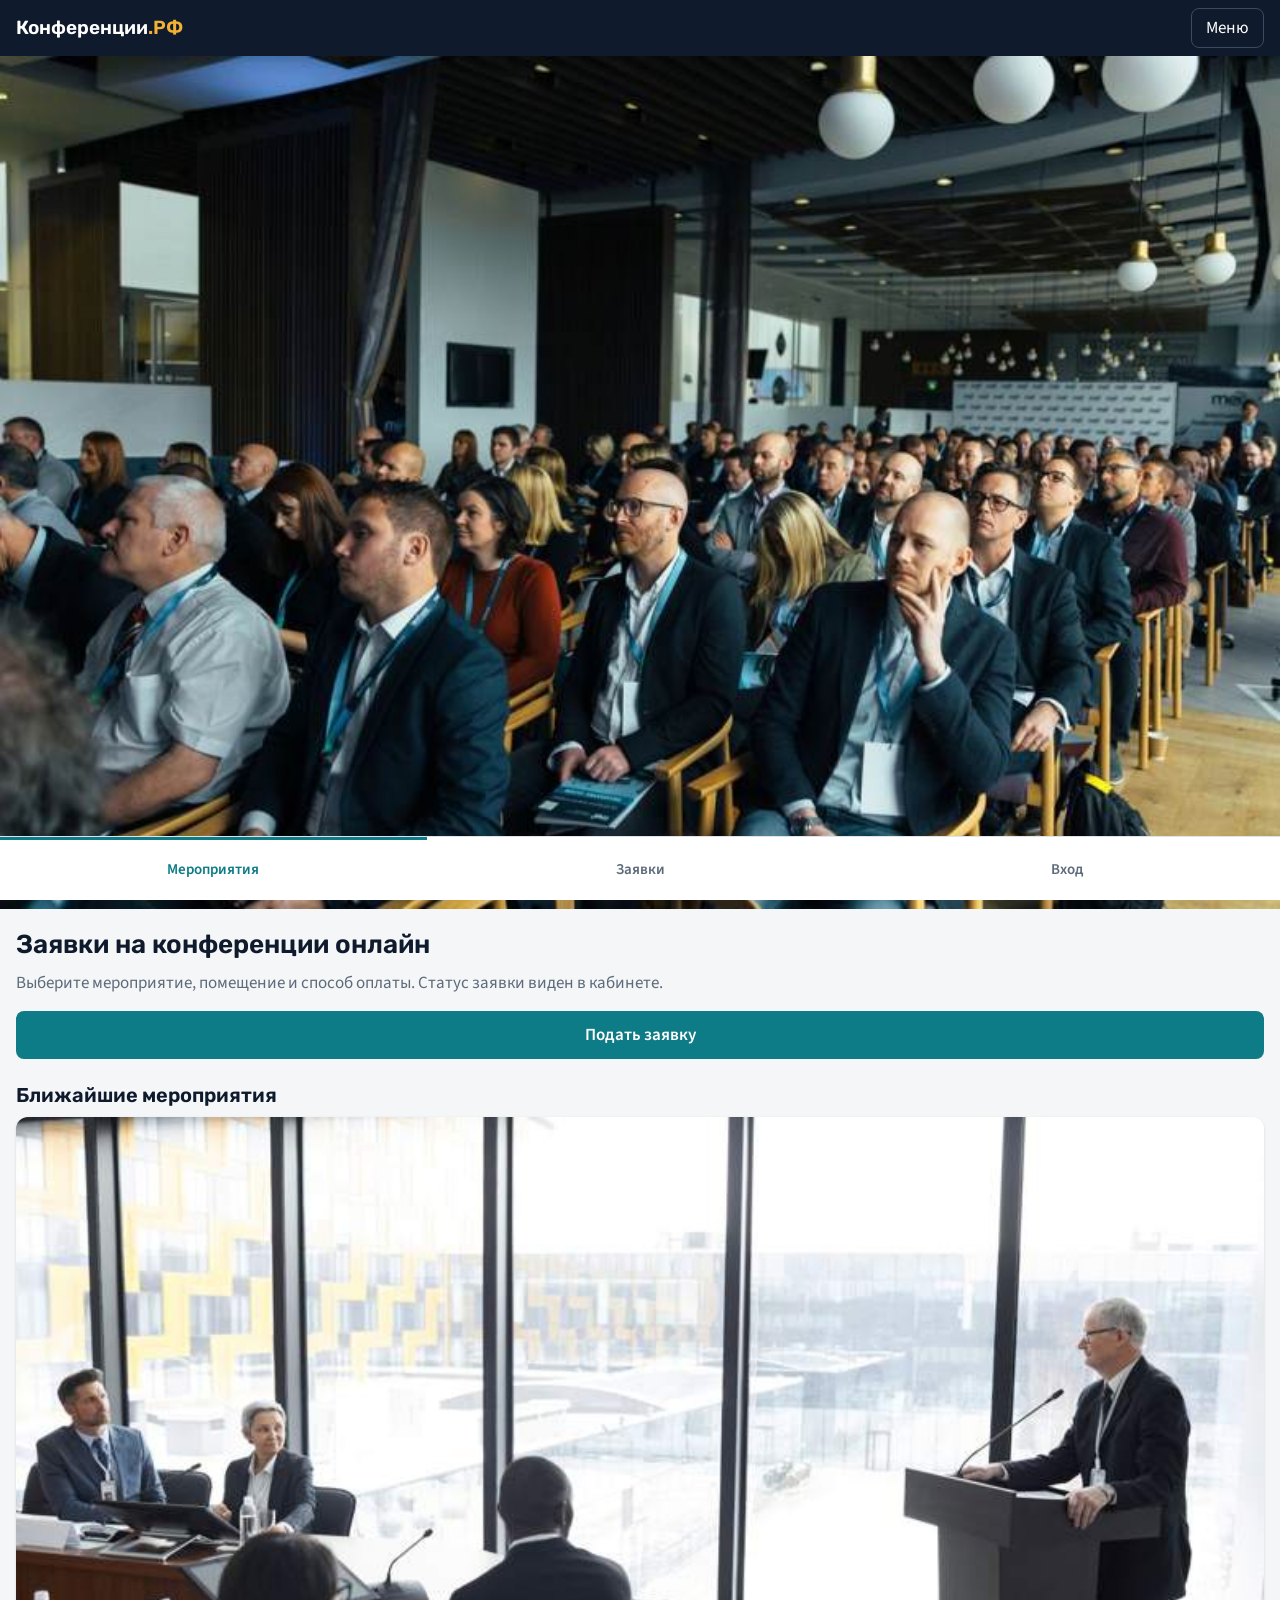
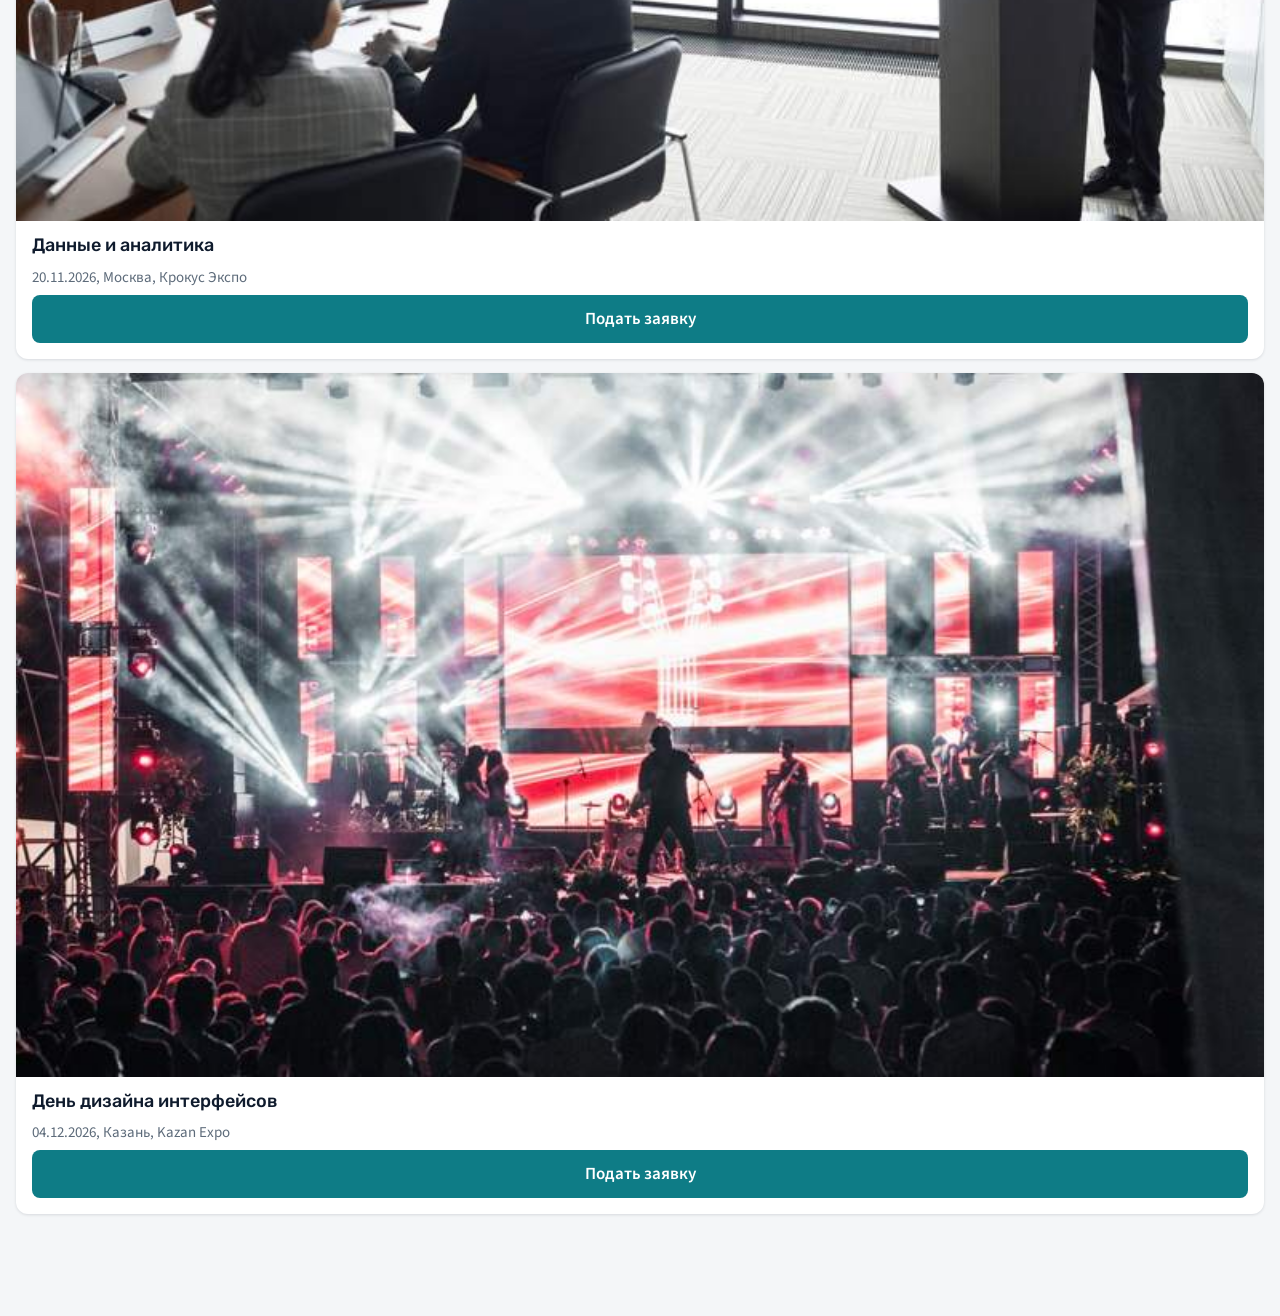
<file: Практика 08. Мобильные макеты и тенденции дизайна/mobile/index.html>
<!doctype html>
<html lang="ru">
<head>
    <meta charset="utf-8">
    <meta name="viewport" content="width=device-width, initial-scale=1">
    <title>Главная · Конференции.РФ</title>
    <link rel="stylesheet" href="mobile.css">
</head>
<body>
<div class="bar">
    <a class="logo" href="index.html">Конференции<b>.РФ</b></a>
    <button class="menu" type="button">Меню</button>
</div>

<section class="hero">
    <img src="img/hero.jpg" alt="Зал конференции" width="390" height="260">
    <div class="text">
        <h1>Заявки на конференции онлайн</h1>
        <p>Выберите мероприятие, помещение и способ оплаты. Статус заявки виден в кабинете.</p>
        <a class="btn" href="request.html">Подать заявку</a>
    </div>
</section>

<div class="wrap">
    <h2>Ближайшие мероприятия</h2>
    <article class="card">
        <img src="img/event-1.jpg" alt="" width="390" height="220">
        <div class="body">
            <h3>Данные и аналитика</h3>
            <p class="meta">20.11.2026, Москва, Крокус Экспо</p>
            <a class="btn" href="request.html">Подать заявку</a>
        </div>
    </article>
    <article class="card">
        <img src="img/event-2.jpg" alt="" width="390" height="220">
        <div class="body">
            <h3>День дизайна интерфейсов</h3>
            <p class="meta">04.12.2026, Казань, Kazan Expo</p>
            <a class="btn" href="request.html">Подать заявку</a>
        </div>
    </article>
</div>

<nav class="tabs">
    <a class="on" href="index.html">Мероприятия</a>
    <a href="requests.html">Заявки</a>
    <a href="login.html">Вход</a>
</nav>
</body>
</html>
</file>
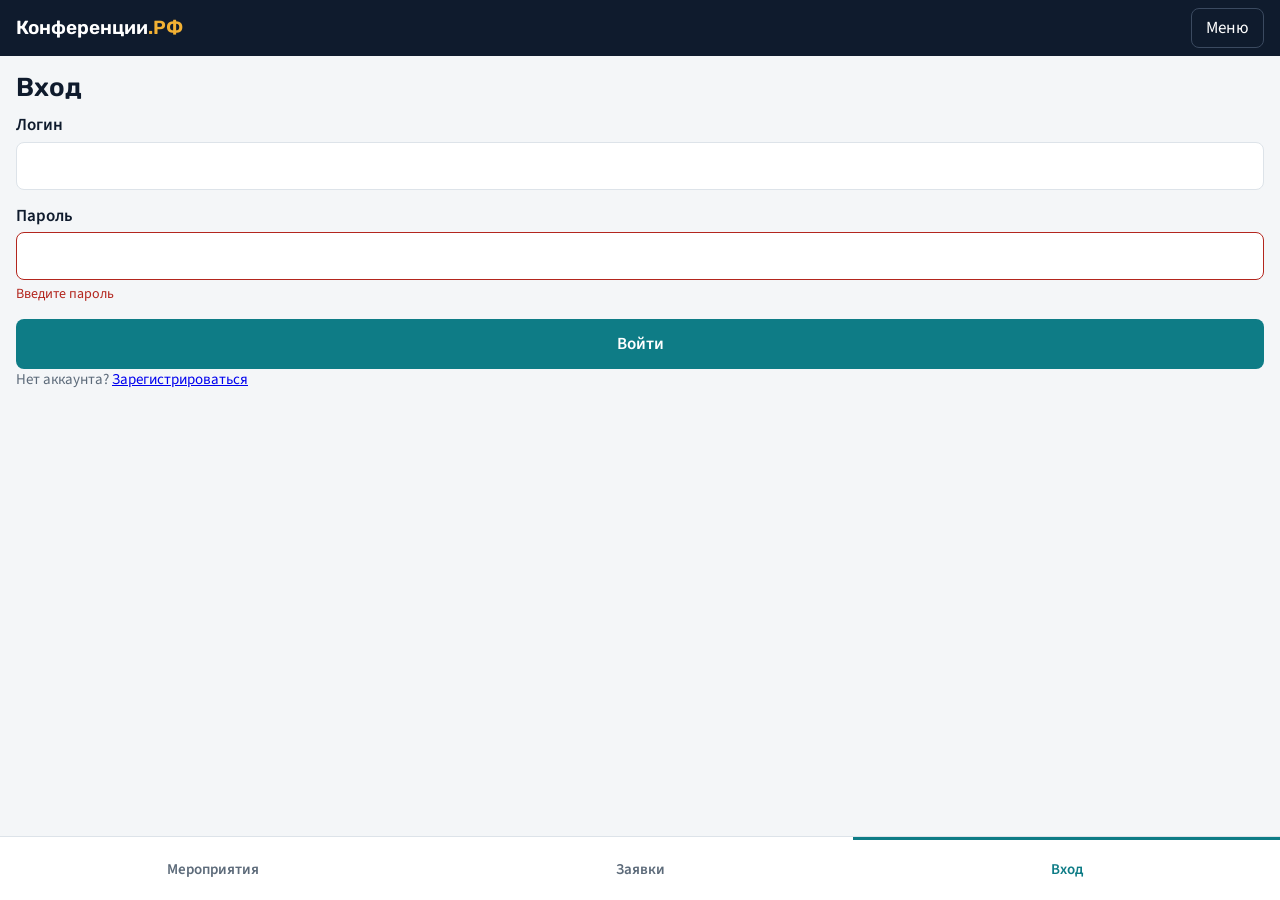
<file: Практика 08. Мобильные макеты и тенденции дизайна/mobile/login.html>
<!doctype html>
<html lang="ru">
<head>
    <meta charset="utf-8">
    <meta name="viewport" content="width=device-width, initial-scale=1">
    <title>Вход · Конференции.РФ</title>
    <link rel="stylesheet" href="mobile.css">
</head>
<body>
<div class="bar">
    <a class="logo" href="index.html">Конференции<b>.РФ</b></a>
    <button class="menu" type="button">Меню</button>
</div>

<div class="wrap">
    <h1>Вход</h1>
    <form onsubmit="return false">
        <div class="field">
            <label for="login">Логин</label>
            <input id="login" name="login" autocomplete="username">
        </div>
        <div class="field bad">
            <label for="password">Пароль</label>
            <input id="password" name="password" type="password" autocomplete="current-password">
            <p class="err">Введите пароль</p>
        </div>
        <button class="btn" type="submit">Войти</button>
    </form>
    <p class="meta">Нет аккаунта? <a href="login.html">Зарегистрироваться</a></p>
</div>

<nav class="tabs">
    <a href="index.html">Мероприятия</a>
    <a href="requests.html">Заявки</a>
    <a class="on" href="login.html">Вход</a>
</nav>
</body>
</html>
</file>
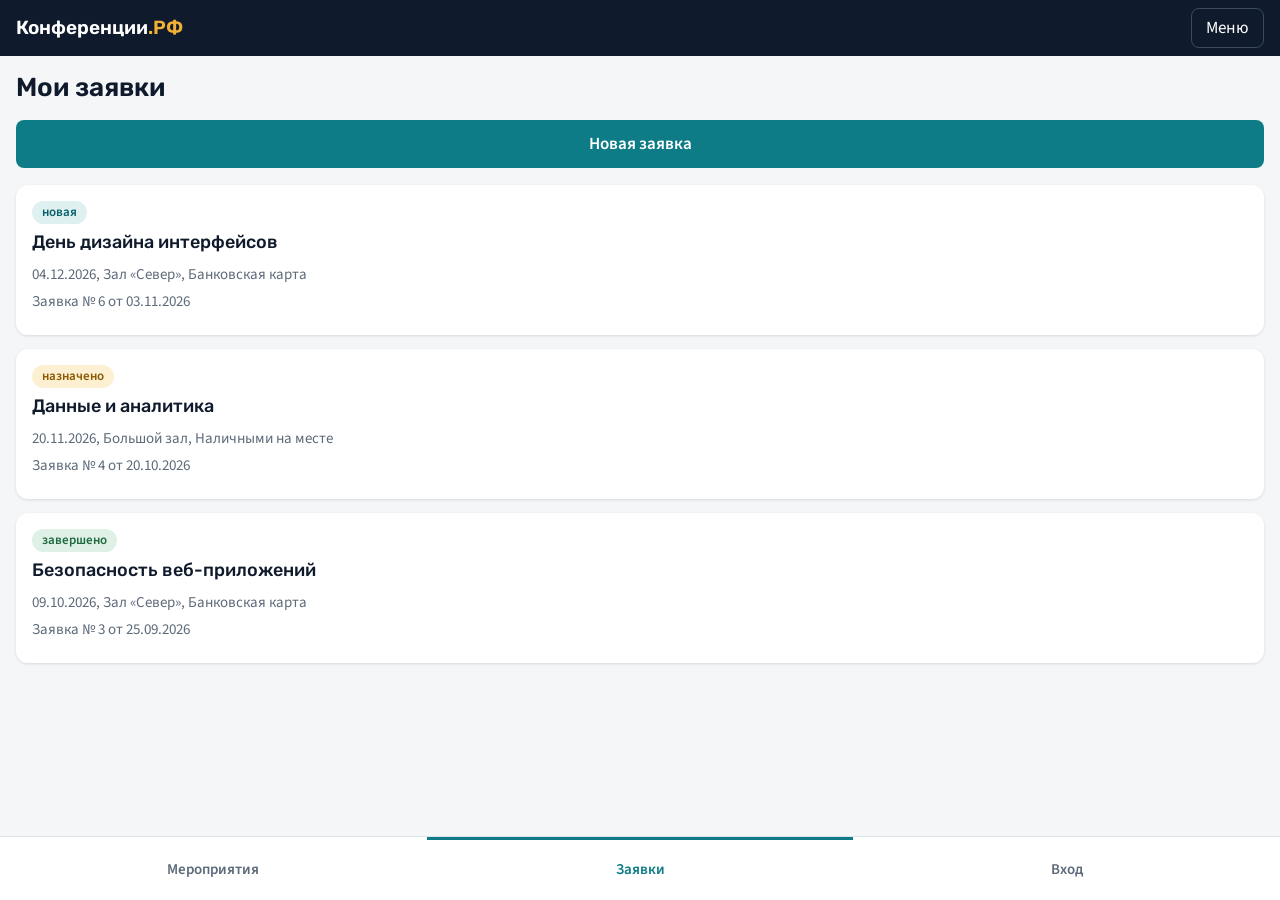
<file: Практика 08. Мобильные макеты и тенденции дизайна/mobile/requests.html>
<!doctype html>
<html lang="ru">
<head>
    <meta charset="utf-8">
    <meta name="viewport" content="width=device-width, initial-scale=1">
    <title>Мои заявки · Конференции.РФ</title>
    <link rel="stylesheet" href="mobile.css">
</head>
<body>
<div class="bar">
    <a class="logo" href="index.html">Конференции<b>.РФ</b></a>
    <button class="menu" type="button">Меню</button>
</div>

<div class="wrap">
    <h1>Мои заявки</h1>
    <p><a class="btn" href="request.html">Новая заявка</a></p>

    <article class="card">
        <div class="body">
            <span class="badge new">новая</span>
            <h3>День дизайна интерфейсов</h3>
            <p class="meta">04.12.2026, Зал «Север», Банковская карта</p>
            <p class="meta">Заявка № 6 от 03.11.2026</p>
        </div>
    </article>
    <article class="card">
        <div class="body">
            <span class="badge">назначено</span>
            <h3>Данные и аналитика</h3>
            <p class="meta">20.11.2026, Большой зал, Наличными на месте</p>
            <p class="meta">Заявка № 4 от 20.10.2026</p>
        </div>
    </article>
    <article class="card">
        <div class="body">
            <span class="badge done">завершено</span>
            <h3>Безопасность веб-приложений</h3>
            <p class="meta">09.10.2026, Зал «Север», Банковская карта</p>
            <p class="meta">Заявка № 3 от 25.09.2026</p>
        </div>
    </article>
</div>

<nav class="tabs">
    <a href="index.html">Мероприятия</a>
    <a class="on" href="requests.html">Заявки</a>
    <a href="login.html">Вход</a>
</nav>
</body>
</html>
</file>
<file: Практика 08. Мобильные макеты и тенденции дизайна/mobile/mobile.css>
@font-face { font-family: 'Rubik'; src: url('../../portal/public/fonts/Rubik-500.ttf'); font-weight: 500; font-display: swap; }
@font-face { font-family: 'Rubik'; src: url('../../portal/public/fonts/Rubik-600.ttf'); font-weight: 600; font-display: swap; }
@font-face { font-family: 'Source Sans 3'; src: url('../../portal/public/fonts/SourceSans3-400.ttf'); font-weight: 400; font-display: swap; }
@font-face { font-family: 'Source Sans 3'; src: url('../../portal/public/fonts/SourceSans3-600.ttf'); font-weight: 600; font-display: swap; }

:root {
    --ink: #0f1b2d;
    --teal: #0e7c86;
    --amber: #f2b134;
    --bg: #f4f6f8;
    --line: #dde3e9;
    --muted: #5d6b7a;
    --danger: #b3261e;
}

* { box-sizing: border-box; }
body {
    margin: 0;
    padding-bottom: 72px; /* место под нижнее меню */
    font-family: 'Source Sans 3', sans-serif;
    font-size: 17px;
    line-height: 1.45;
    color: var(--ink);
    background: var(--bg);
}
h1, h2, h3 { font-family: 'Rubik', sans-serif; font-weight: 600; line-height: 1.2; margin: 0 0 10px; }
h1 { font-size: 26px; }
h2 { font-size: 20px; }
h3 { font-size: 18px; font-weight: 500; }
img { display: block; width: 100%; height: auto; }

.bar { background: var(--ink); color: #fff; height: 56px; padding: 0 16px; display: flex; align-items: center; justify-content: space-between; }
.logo { font-family: 'Rubik', sans-serif; font-weight: 600; color: #fff; text-decoration: none; font-size: 19px; }
.logo b { color: var(--amber); }
.bar .menu { background: none; border: 1px solid #3b4a60; color: #fff; border-radius: 8px; height: 40px; padding: 0 14px; font: inherit; }

.wrap { padding: 16px; }

.hero img { border-radius: 0; }
.hero .text { padding: 20px 16px 8px; }
.hero p { margin: 0 0 16px; color: var(--muted); }

.btn {
    display: block; width: 100%; min-height: 48px; text-align: center;
    background: var(--teal); color: #fff; border: 0; border-radius: 8px;
    font: 600 17px/48px 'Source Sans 3', sans-serif; text-decoration: none;
    transition: transform .12s, background .12s;
}
.btn:active { transform: scale(.97); background: #0a626a; }

.card { background: #fff; border-radius: 12px; box-shadow: 0 1px 3px rgba(15, 27, 45, .12); overflow: hidden; margin-bottom: 14px; }
.card .body { padding: 14px 16px 16px; }
.meta { color: var(--muted); font-size: 15px; margin: 0 0 6px; }
.badge { display: inline-block; font-size: 13px; font-weight: 600; padding: 2px 10px; border-radius: 999px; background: #fdf0d2; color: #8a5a00; margin-bottom: 8px; }
.badge.new { background: #dff0f1; color: #0a626a; }
.badge.done { background: #dff1e6; color: #1f6a3f; }

.field { margin-bottom: 14px; }
.field label { display: block; font-weight: 600; margin-bottom: 4px; }
.field input, .field select {
    width: 100%; height: 48px; padding: 0 12px; font: inherit; color: var(--ink);
    background: #fff; border: 1.5px solid var(--line); border-radius: 8px;
}
.field input:focus, .field select:focus { outline: 3px solid #bfe3e6; border-color: var(--teal); }
.field.bad input { border-color: var(--danger); }
.err { color: var(--danger); font-size: 14px; margin: 4px 0 0; }

.tabs { position: fixed; left: 0; right: 0; bottom: 0; height: 64px; background: #fff; border-top: 1px solid var(--line); display: flex; }
.tabs a { flex: 1; display: flex; align-items: center; justify-content: center; text-decoration: none; color: var(--muted); font-weight: 600; font-size: 15px; border-top: 3px solid transparent; }
.tabs a.on { color: var(--teal); border-top-color: var(--teal); }
</file>
